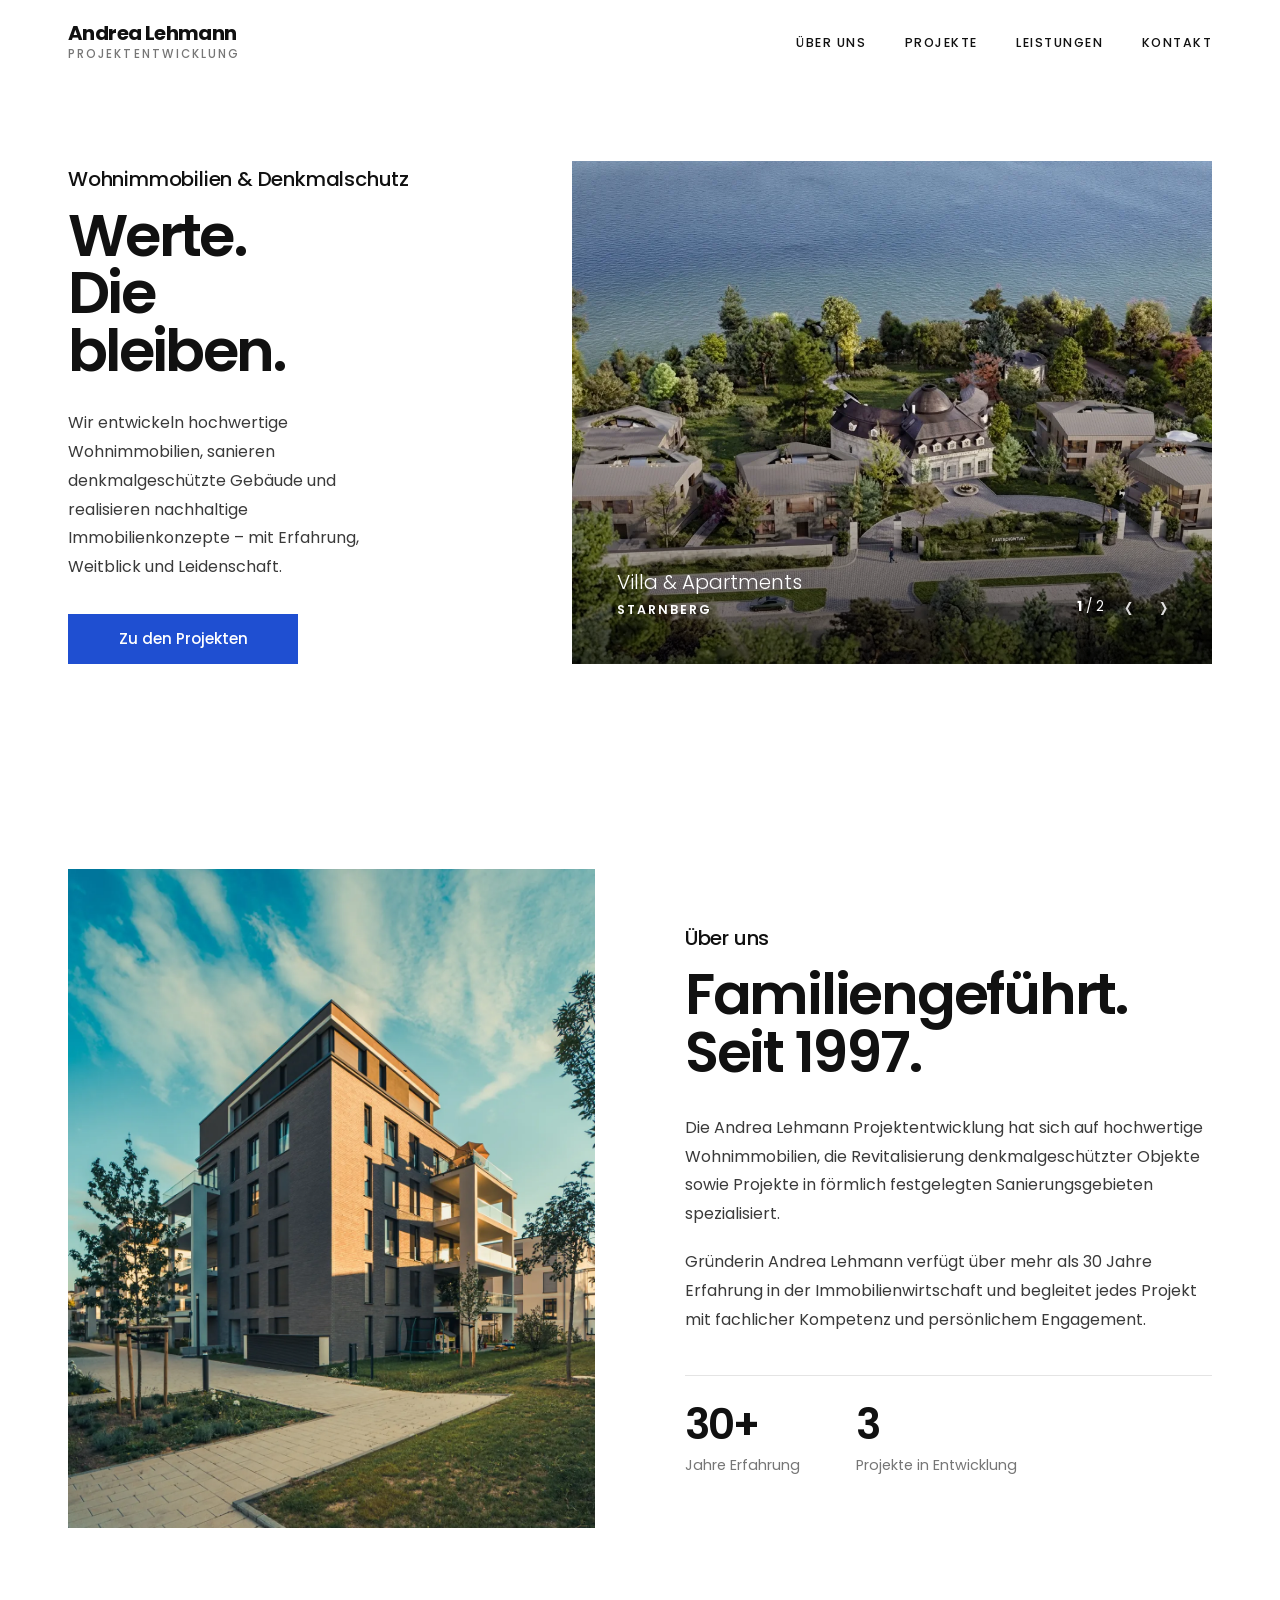
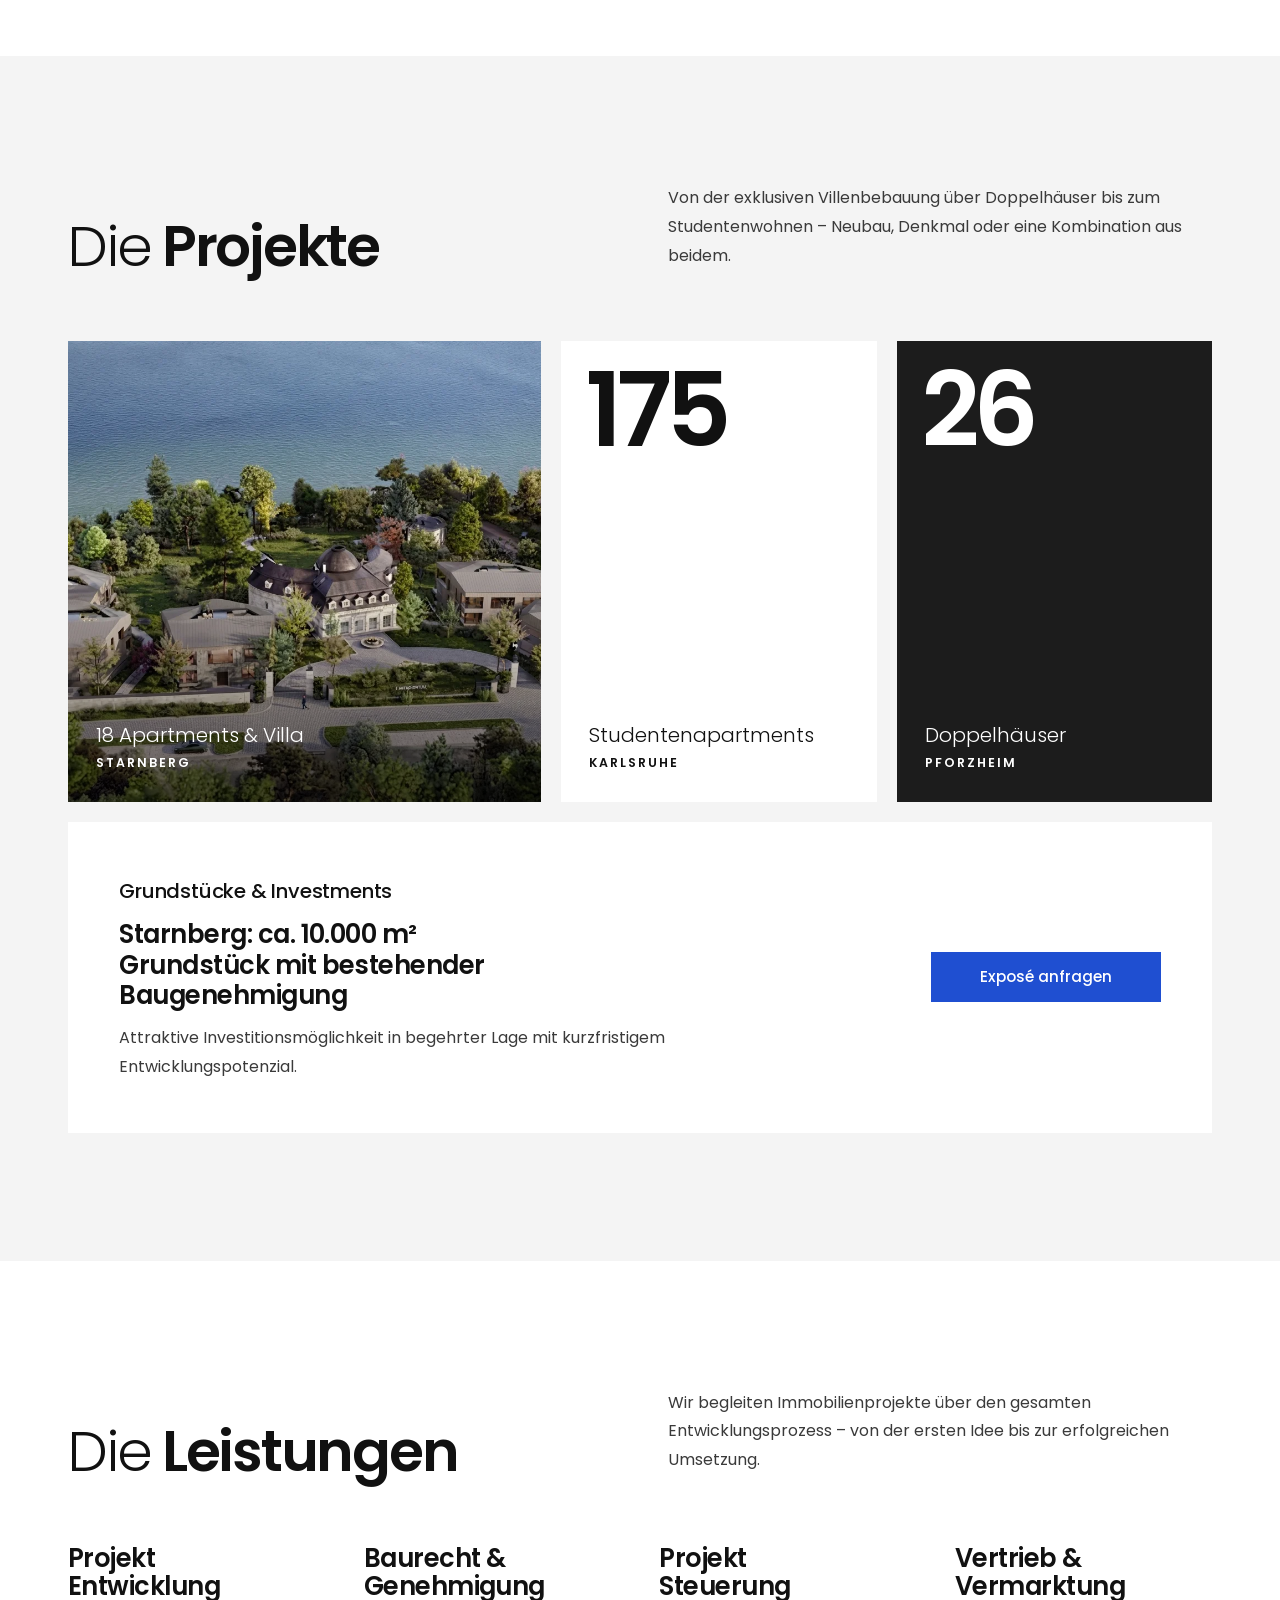
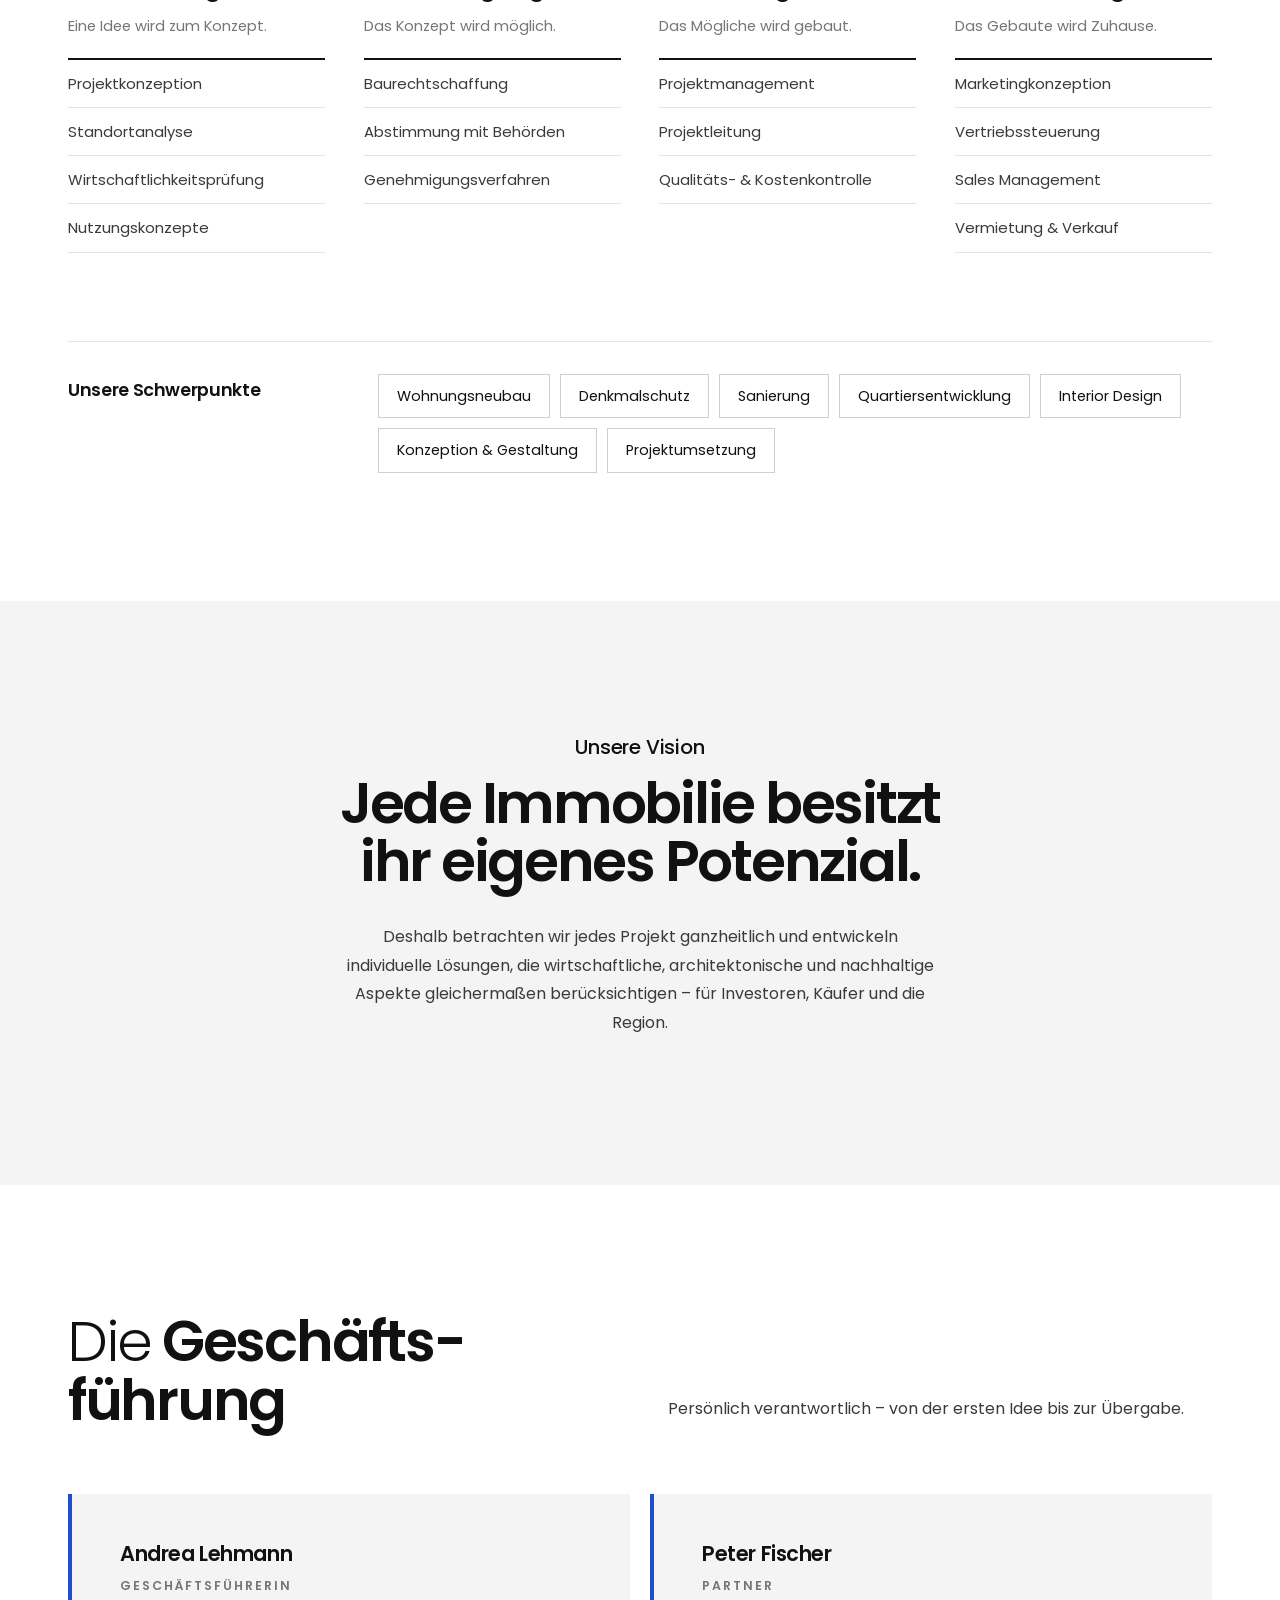
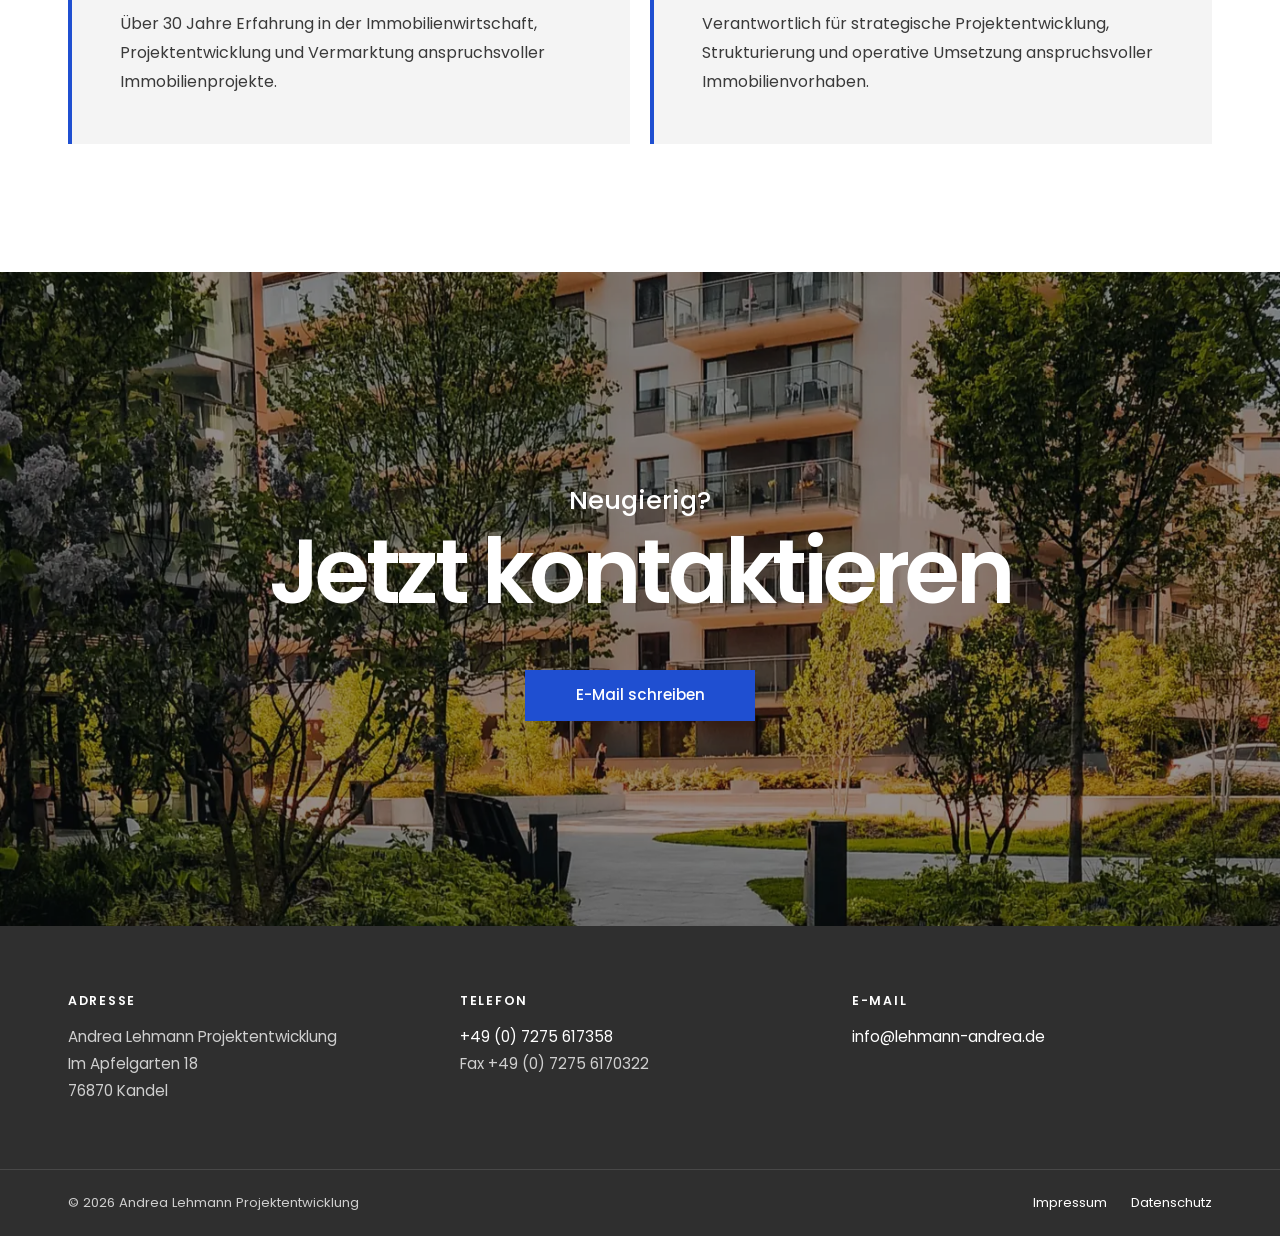
<file: index.html>
<!DOCTYPE html>
<html lang="de">
<head>
  <meta charset="utf-8">
  <meta name="viewport" content="width=device-width, initial-scale=1">
  <title>Andrea Lehmann Projektentwicklung – Wohnimmobilien, Denkmalschutz &amp; Sanierung</title>
  <meta name="description" content="Andrea Lehmann Projektentwicklung aus Kandel: hochwertige Wohnimmobilien, denkmalgerechte Sanierung und nachhaltige Immobilienkonzepte – von der Idee bis zur Umsetzung.">
  <link rel="canonical" href="https://www.lehmann-andrea.de/">
  <meta property="og:type" content="website">
  <meta property="og:locale" content="de_DE">
  <meta property="og:site_name" content="Andrea Lehmann Projektentwicklung">
  <meta property="og:title" content="Andrea Lehmann Projektentwicklung – Werte, die bleiben.">
  <meta property="og:description" content="Hochwertige Wohnimmobilien, denkmalgerechte Sanierung und nachhaltige Immobilienkonzepte.">
  <meta property="og:url" content="https://www.lehmann-andrea.de/">
  <meta property="og:image" content="https://www.lehmann-andrea.de/assets/img/og-image.jpg">
  <meta name="twitter:card" content="summary_large_image">
  <link rel="icon" href="assets/img/favicon.svg" type="image/svg+xml">
  <link rel="stylesheet" href="assets/css/style.css">
  <script>document.documentElement.classList.add('js')</script>
  <script type="application/ld+json">
  {
    "@context": "https://schema.org",
    "@type": "RealEstateAgent",
    "name": "Andrea Lehmann Projektentwicklung",
    "url": "https://www.lehmann-andrea.de/",
    "image": "https://www.lehmann-andrea.de/assets/img/og-image.jpg",
    "telephone": "+49 7275 617358",
    "faxNumber": "+49 7275 6170322",
    "email": "info@lehmann-andrea.de",
    "foundingDate": "1997",
    "address": {"@type": "PostalAddress","streetAddress": "Im Apfelgarten 18","postalCode": "76870","addressLocality": "Kandel","addressCountry": "DE"}
  }
  </script>
</head>
<body>
  <a class="skip" href="#inhalt">Zum Inhalt springen</a>

  <header class="site-header">
    <div class="wrap">
      <a class="logo" href="./" aria-label="Andrea Lehmann Projektentwicklung – Startseite"><strong>Andrea Lehmann</strong><span>Projektentwicklung</span></a>
      <button class="nav-toggle" type="button" aria-label="Menü öffnen" aria-expanded="false" aria-controls="nav"><span></span><span></span><span></span></button>
      <nav class="nav" id="nav" aria-label="Hauptnavigation">
        <ul>
          <li><a href="#ueber-uns">Über uns</a></li>
          <li><a href="#projekte">Projekte</a></li>
          <li><a href="#leistungen">Leistungen</a></li>
          <li><a href="#kontakt">Kontakt</a></li>
        </ul>
      </nav>
    </div>
  </header>

  <main id="inhalt">

    <!-- Einstieg -->
    <section class="intro" id="start">
      <div class="intro-text" data-reveal>
        <p class="sub">Wohnimmobilien &amp; Denkmalschutz</p>
        <h1 class="display">Werte.<br>Die<br>bleiben.</h1>
        <p>Wir entwickeln hochwertige Wohnimmobilien, sanieren denkmalgeschützte Gebäude und realisieren nachhaltige Immobilienkonzepte – mit Erfahrung, Weitblick und Leidenschaft.</p>
        <a class="btn" href="#projekte">Zu den Projekten</a>
      </div>
      <div class="slider" data-slider>
        <div class="slide is-active">
          <img src="assets/img/starnberg-luftbild.webp" alt="Visualisierung Starnberg: Villa und Apartmenthäuser am See" fetchpriority="high" width="1265" height="832">
          <div class="cap"><span class="cap-title">Villa &amp; Apartments</span><span class="cap-city">Starnberg</span></div>
        </div>
        <div class="slide">
          <img src="assets/img/starnberg-spa.webp" alt="Visualisierung Starnberg: Wellnessbereich" loading="lazy">
          <div class="cap"><span class="cap-title">Wellness &amp; Spa</span><span class="cap-city">Starnberg</span></div>
        </div>
        <div class="slider-nav">
          <span class="count"><b>1</b> / 2</span>
          <button type="button" class="prev" aria-label="Vorheriges Bild">&#8249;</button>
          <button type="button" class="next" aria-label="Nächstes Bild">&#8250;</button>
        </div>
      </div>
    </section>

    <!-- Über uns -->
    <section class="section" id="ueber-uns">
      <div class="wrap split">
        <div class="img" data-reveal><img src="assets/img/wohnhaus.webp" alt="Modernes Mehrfamilienhaus" loading="lazy"></div>
        <div data-reveal>
          <p class="sub">Über uns</p>
          <h2 class="h2">Familien&shy;geführt.<br>Seit 1997.</h2>
          <p>Die Andrea Lehmann Projektentwicklung hat sich auf hochwertige Wohnimmobilien, die Revitalisierung denkmalgeschützter Objekte sowie Projekte in förmlich festgelegten Sanierungsgebieten spezialisiert.</p>
          <p>Gründerin Andrea Lehmann verfügt über mehr als 30 Jahre Erfahrung in der Immobilienwirtschaft und begleitet jedes Projekt mit fachlicher Kompetenz und persönlichem Engagement.</p>
          <div class="facts">
            <div><strong>30+</strong><span>Jahre Erfahrung</span></div>
            <div><strong>3</strong><span>Projekte in Entwicklung</span></div>
          </div>
        </div>
      </div>
    </section>

    <!-- Projekte -->
    <section class="section grey" id="projekte">
      <div class="wrap">
        <div class="head" data-reveal>
          <h2 class="h2"><span class="light">Die</span> Projekte</h2>
          <p>Von der exklusiven Villenbebauung über Doppelhäuser bis zum Studentenwohnen – Neubau, Denkmal oder eine Kombination aus beidem.</p>
        </div>
        <div class="tiles">
          <a class="tile tile-img" href="#kontakt" data-reveal>
            <img src="assets/img/starnberg-luftbild.webp" alt="Visualisierung Starnberg" loading="lazy">
            <span class="cap"><span class="cap-title">18 Apartments &amp; Villa</span><span class="cap-city">Starnberg</span></span>
          </a>
          <a class="tile tile-light" href="#kontakt" data-reveal>
            <span class="tile-num">175</span>
            <span class="cap"><span class="cap-title">Studentenapartments</span><span class="cap-city">Karlsruhe</span></span>
          </a>
          <a class="tile tile-dark" href="#kontakt" data-reveal>
            <span class="tile-num">26</span>
            <span class="cap"><span class="cap-title">Doppelhäuser</span><span class="cap-city">Pforzheim</span></span>
          </a>
        </div>
        <div class="invest" data-reveal>
          <div>
            <p class="sub">Grundstücke &amp; Investments</p>
            <h3>Starnberg: ca. 10.000 m² Grundstück mit bestehender Baugenehmigung</h3>
            <p>Attraktive Investitionsmöglichkeit in begehrter Lage mit kurzfristigem Entwicklungspotenzial.</p>
          </div>
          <a class="btn" href="#kontakt">Exposé anfragen</a>
        </div>
      </div>
    </section>

    <!-- Leistungen -->
    <section class="section" id="leistungen">
      <div class="wrap">
        <div class="head" data-reveal>
          <h2 class="h2"><span class="light">Die</span> Leistungen</h2>
          <p>Wir begleiten Immobilienprojekte über den gesamten Entwicklungsprozess – von der ersten Idee bis zur erfolgreichen Umsetzung.</p>
        </div>
        <div class="comp">
          <div data-reveal><h3>Projekt<br>Entwicklung</h3><p class="claim">Eine Idee wird zum Konzept.</p><ul><li>Projektkonzeption</li><li>Standortanalyse</li><li>Wirtschaftlichkeitsprüfung</li><li>Nutzungskonzepte</li></ul></div>
          <div data-reveal><h3>Baurecht &amp;<br>Genehmigung</h3><p class="claim">Das Konzept wird möglich.</p><ul><li>Baurechtschaffung</li><li>Abstimmung mit Behörden</li><li>Genehmigungsverfahren</li></ul></div>
          <div data-reveal><h3>Projekt<br>Steuerung</h3><p class="claim">Das Mögliche wird gebaut.</p><ul><li>Projektmanagement</li><li>Projektleitung</li><li>Qualitäts- &amp; Kostenkontrolle</li></ul></div>
          <div data-reveal><h3>Vertrieb &amp;<br>Vermarktung</h3><p class="claim">Das Gebaute wird Zuhause.</p><ul><li>Marketingkonzeption</li><li>Vertriebssteuerung</li><li>Sales Management</li><li>Vermietung &amp; Verkauf</li></ul></div>
        </div>
        <div class="fields" data-reveal>
          <h3>Unsere Schwerpunkte</h3>
          <ul>
            <li>Wohnungsneubau</li><li>Denkmalschutz</li><li>Sanierung</li><li>Quartiersentwicklung</li><li>Interior Design</li><li>Konzeption &amp; Gestaltung</li><li>Projektumsetzung</li>
          </ul>
        </div>
      </div>
    </section>

    <!-- Vision -->
    <section class="section grey" id="vision">
      <div class="wrap center" data-reveal>
        <p class="sub">Unsere Vision</p>
        <h2 class="h2">Jede Immobilie besitzt<br>ihr eigenes Potenzial.</h2>
        <p>Deshalb betrachten wir jedes Projekt ganzheitlich und entwickeln individuelle Lösungen, die wirtschaftliche, architektonische und nachhaltige Aspekte gleichermaßen berücksichtigen – für Investoren, Käufer und die Region.</p>
      </div>
    </section>

    <!-- Geschäftsführung -->
    <section class="section" id="team">
      <div class="wrap">
        <div class="head" data-reveal>
          <h2 class="h2"><span class="light">Die</span> Geschäfts&shy;führung</h2>
          <p>Persönlich verantwortlich – von der ersten Idee bis zur Übergabe.</p>
        </div>
        <div class="cards">
          <div data-reveal><h3>Andrea Lehmann</h3><p class="meta">Geschäftsführerin</p><p>Über 30 Jahre Erfahrung in der Immobilienwirtschaft, Projektentwicklung und Vermarktung anspruchsvoller Immobilienprojekte.</p></div>
          <div data-reveal><h3>Peter Fischer</h3><p class="meta">Partner</p><p>Verantwortlich für strategische Projektentwicklung, Strukturierung und operative Umsetzung anspruchsvoller Immobilienvorhaben.</p></div>
        </div>
      </div>
    </section>

    <!-- Kontakt -->
    <section class="cta" id="kontakt">
      <img class="cta-img" src="assets/img/quartier.webp" alt="" loading="lazy">
      <div class="wrap center" data-reveal>
        <p class="cta-sub">Neugierig?</p>
        <h2 class="cta-title">Jetzt kontaktieren</h2>
        <a class="btn" href="mailto:info@lehmann-andrea.de">E-Mail schreiben</a>
      </div>
    </section>

  </main>

  <footer class="site-footer">
    <div class="wrap footer-grid">
      <div><h4>Adresse</h4><p>Andrea Lehmann Projektentwicklung<br>Im Apfelgarten 18<br>76870 Kandel</p></div>
      <div><h4>Telefon</h4><p><a href="tel:+497275617358">+49 (0) 7275 617358</a><br>Fax +49 (0) 7275 6170322</p></div>
      <div><h4>E-Mail</h4><p><a href="mailto:info@lehmann-andrea.de">info@lehmann-andrea.de</a></p></div>
    </div>
    <div class="footer-bottom">
      <div class="wrap">
        <span>© <span data-year>2026</span> Andrea Lehmann Projektentwicklung</span>
        <nav aria-label="Rechtliches"><a href="impressum.html">Impressum</a><a href="datenschutz.html">Datenschutz</a></nav>
      </div>
    </div>
  </footer>

  <script src="assets/js/main.js" defer></script>
</body>
</html>
</file>
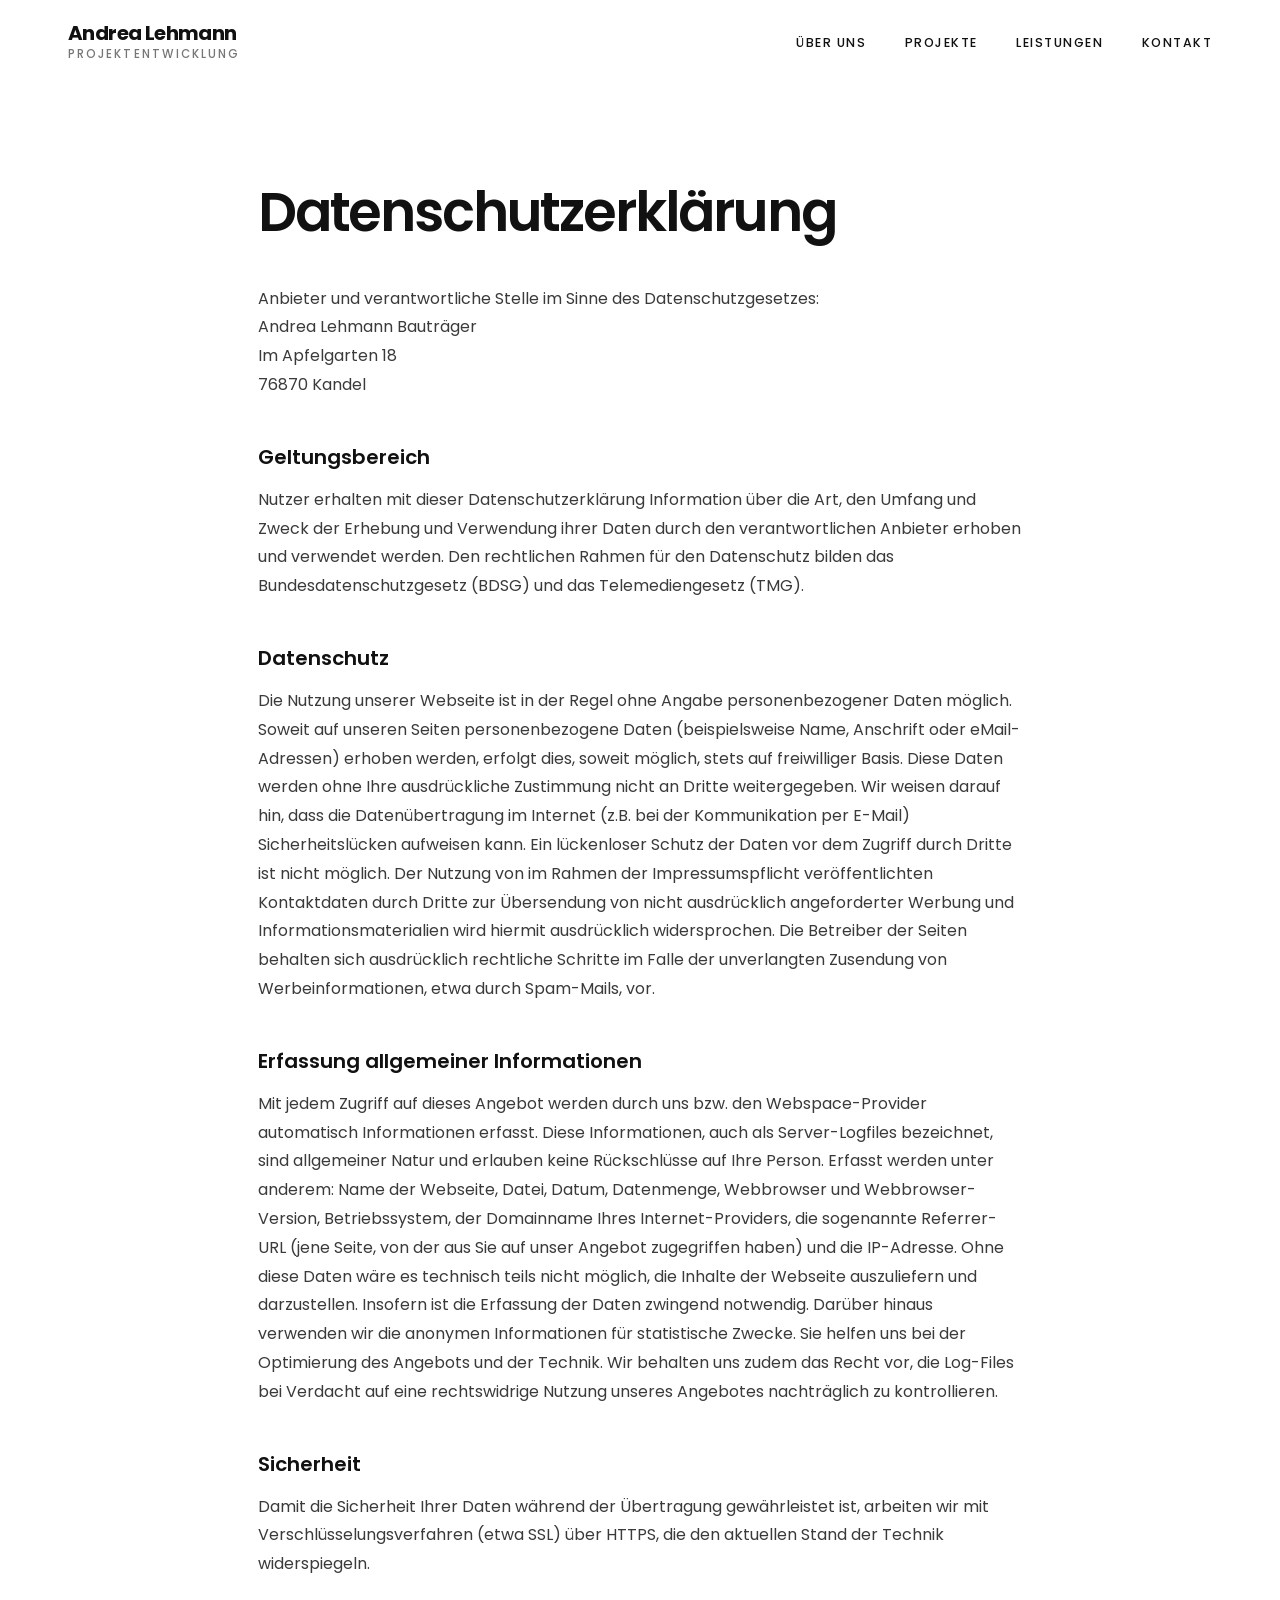
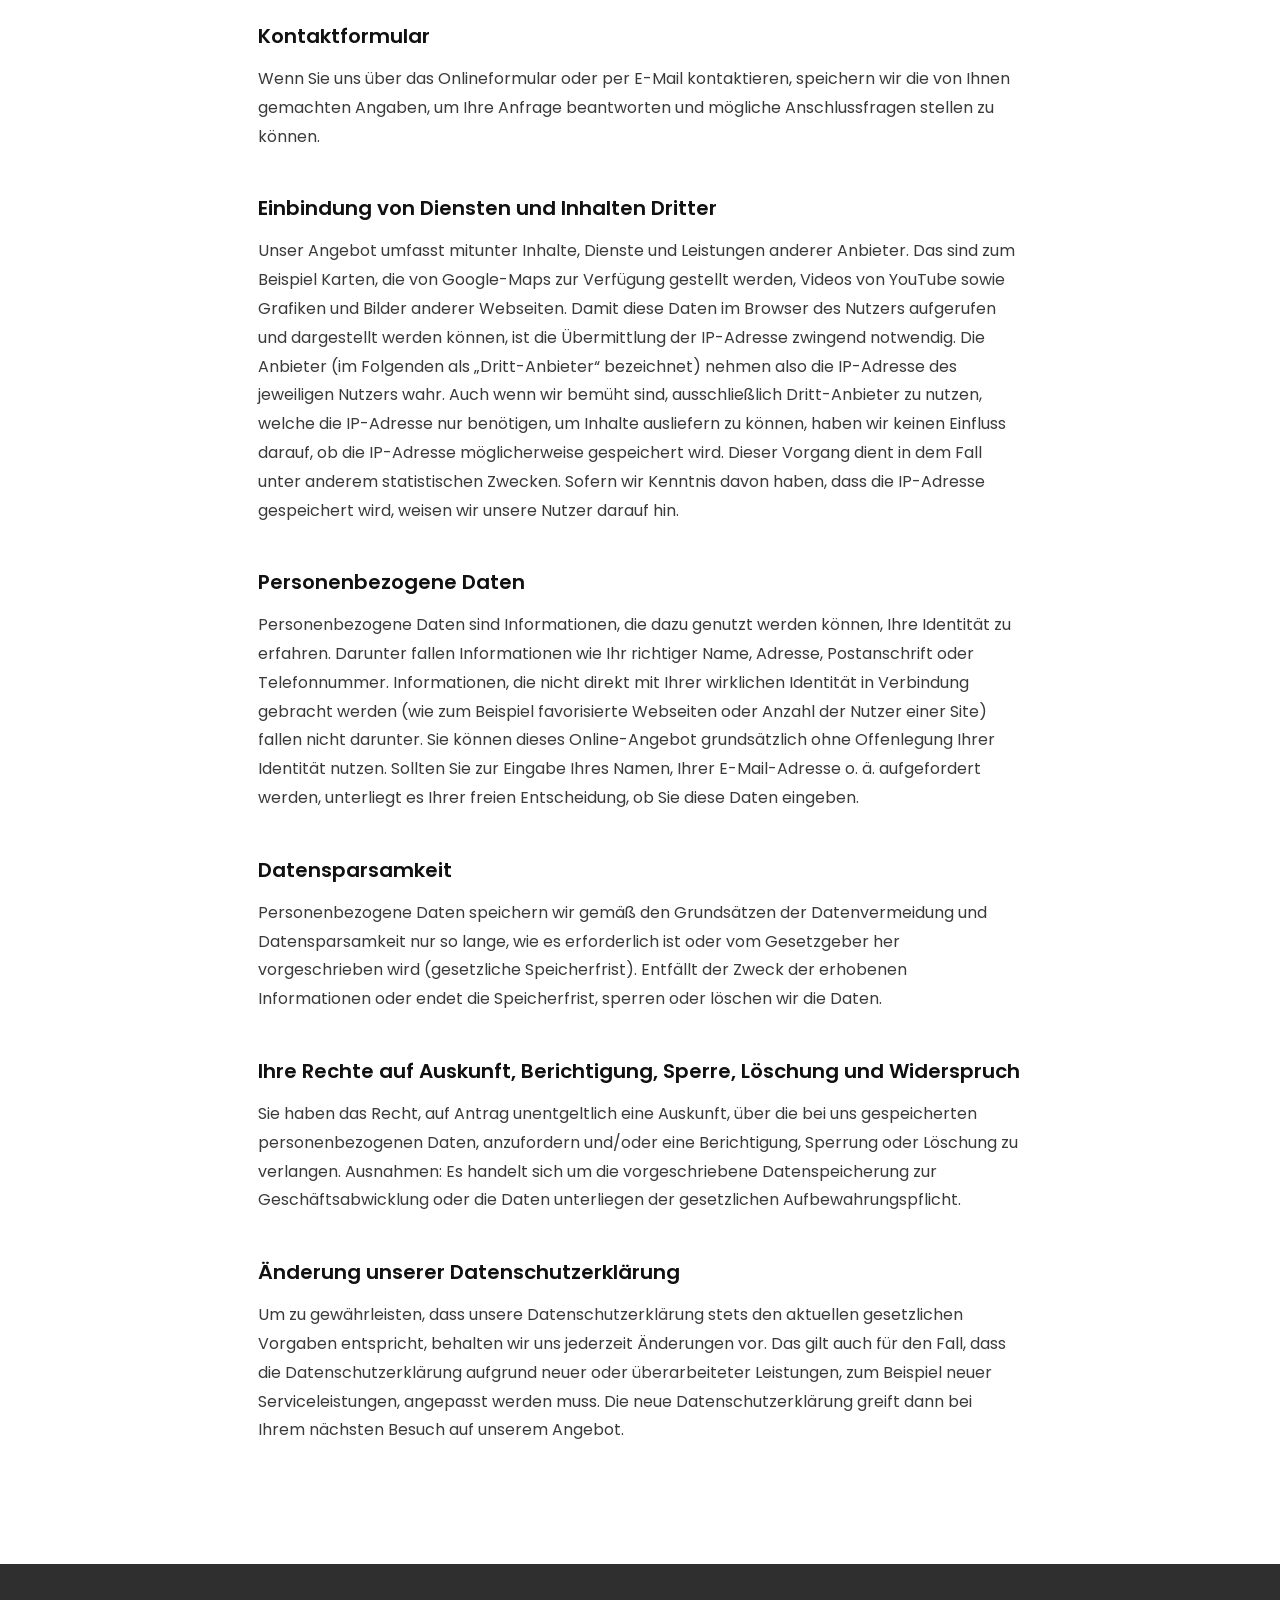
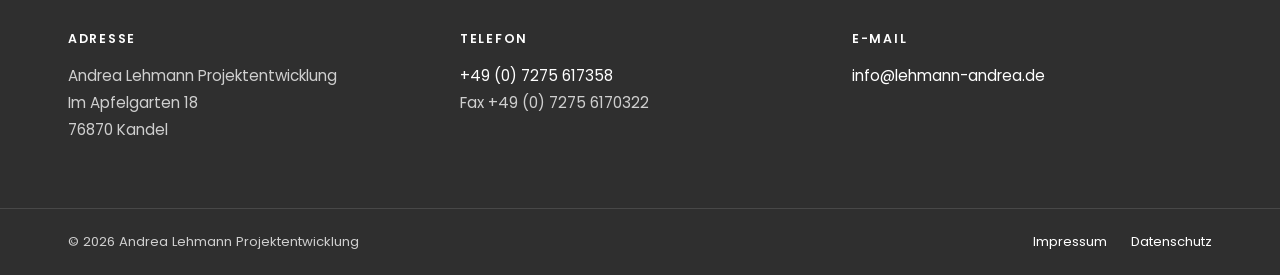
<file: datenschutz.html>
<!DOCTYPE html>
<html lang="de">
<head>
  <meta charset="utf-8">
  <meta name="viewport" content="width=device-width, initial-scale=1">
  <title>Datenschutz – Andrea Lehmann Projektentwicklung</title>
  <meta name="description" content="Datenschutzerklärung der Andrea Lehmann Projektentwicklung.">
  <meta name="robots" content="noindex, follow">
  <meta property="og:type" content="website">
  <meta property="og:locale" content="de_DE">
  <meta property="og:site_name" content="Andrea Lehmann Projektentwicklung">
  <meta property="og:title" content="Andrea Lehmann Projektentwicklung – Werte, die bleiben.">
  <meta property="og:description" content="Hochwertige Wohnimmobilien, denkmalgerechte Sanierung und nachhaltige Immobilienkonzepte.">
  <meta property="og:url" content="https://www.lehmann-andrea.de/">
  <meta property="og:image" content="https://www.lehmann-andrea.de/assets/img/og-image.jpg">
  <meta name="twitter:card" content="summary_large_image">
  <link rel="icon" href="assets/img/favicon.svg" type="image/svg+xml">
  <link rel="stylesheet" href="assets/css/style.css">
  <script>document.documentElement.classList.add('js')</script>
  </head>
<body>
  <a class="skip" href="./#inhalt">Zum Inhalt springen</a>

  <header class="site-header">
    <div class="wrap">
      <a class="logo" href="./" aria-label="Andrea Lehmann Projektentwicklung – Startseite"><strong>Andrea Lehmann</strong><span>Projektentwicklung</span></a>
      <button class="nav-toggle" type="button" aria-label="Menü öffnen" aria-expanded="false" aria-controls="nav"><span></span><span></span><span></span></button>
      <nav class="nav" id="nav" aria-label="Hauptnavigation">
        <ul>
          <li><a href="./#ueber-uns">Über uns</a></li>
          <li><a href="./#projekte">Projekte</a></li>
          <li><a href="./#leistungen">Leistungen</a></li>
          <li><a href="./#kontakt">Kontakt</a></li>
        </ul>
      </nav>
    </div>
  </header>

  <main id="inhalt" class="legal">
    <div class="wrap">
      <h1>Datenschutz&shy;erklärung</h1>

      <p>Anbieter und verantwortliche Stelle im Sinne des Datenschutzgesetzes:<br>
      Andrea Lehmann Bauträger<br>
      Im Apfelgarten 18<br>
      76870 Kandel</p>

      <h2>Geltungsbereich</h2>
      <p>Nutzer erhalten mit dieser Datenschutzerklärung Information über die Art, den Umfang und Zweck der Erhebung und Verwendung ihrer Daten durch den verantwortlichen Anbieter erhoben und verwendet werden. Den rechtlichen Rahmen für den Datenschutz bilden das Bundesdatenschutzgesetz (BDSG) und das Telemediengesetz (TMG).</p>

      <h2>Datenschutz</h2>
      <p>Die Nutzung unserer Webseite ist in der Regel ohne Angabe personenbezogener Daten möglich. Soweit auf unseren Seiten personenbezogene Daten (beispielsweise Name, Anschrift oder eMail-Adressen) erhoben werden, erfolgt dies, soweit möglich, stets auf freiwilliger Basis. Diese Daten werden ohne Ihre ausdrückliche Zustimmung nicht an Dritte weitergegeben. Wir weisen darauf hin, dass die Datenübertragung im Internet (z.B. bei der Kommunikation per E-Mail) Sicherheitslücken aufweisen kann. Ein lückenloser Schutz der Daten vor dem Zugriff durch Dritte ist nicht möglich. Der Nutzung von im Rahmen der Impressumspflicht veröffentlichten Kontaktdaten durch Dritte zur Übersendung von nicht ausdrücklich angeforderter Werbung und Informationsmaterialien wird hiermit ausdrücklich widersprochen. Die Betreiber der Seiten behalten sich ausdrücklich rechtliche Schritte im Falle der unverlangten Zusendung von Werbeinformationen, etwa durch Spam-Mails, vor.</p>

      <h2>Erfassung allgemeiner Informationen</h2>
      <p>Mit jedem Zugriff auf dieses Angebot werden durch uns bzw. den Webspace-Provider automatisch Informationen erfasst. Diese Informationen, auch als Server-Logfiles bezeichnet, sind allgemeiner Natur und erlauben keine Rückschlüsse auf Ihre Person. Erfasst werden unter anderem: Name der Webseite, Datei, Datum, Datenmenge, Webbrowser und Webbrowser-Version, Betriebssystem, der Domainname Ihres Internet-Providers, die sogenannte Referrer-URL (jene Seite, von der aus Sie auf unser Angebot zugegriffen haben) und die IP-Adresse. Ohne diese Daten wäre es technisch teils nicht möglich, die Inhalte der Webseite auszuliefern und darzustellen. Insofern ist die Erfassung der Daten zwingend notwendig. Darüber hinaus verwenden wir die anonymen Informationen für statistische Zwecke. Sie helfen uns bei der Optimierung des Angebots und der Technik. Wir behalten uns zudem das Recht vor, die Log-Files bei Verdacht auf eine rechtswidrige Nutzung unseres Angebotes nachträglich zu kontrollieren.</p>

      <h2>Sicherheit</h2>
      <p>Damit die Sicherheit Ihrer Daten während der Übertragung gewährleistet ist, arbeiten wir mit Verschlüsselungsverfahren (etwa SSL) über HTTPS, die den aktuellen Stand der Technik widerspiegeln.</p>

      <h2>Kontaktformular</h2>
      <p>Wenn Sie uns über das Onlineformular oder per E-Mail kontaktieren, speichern wir die von Ihnen gemachten Angaben, um Ihre Anfrage beantworten und mögliche Anschlussfragen stellen zu können.</p>

      <h2>Einbindung von Diensten und Inhalten Dritter</h2>
      <p>Unser Angebot umfasst mitunter Inhalte, Dienste und Leistungen anderer Anbieter. Das sind zum Beispiel Karten, die von Google-Maps zur Verfügung gestellt werden, Videos von YouTube sowie Grafiken und Bilder anderer Webseiten. Damit diese Daten im Browser des Nutzers aufgerufen und dargestellt werden können, ist die Übermittlung der IP-Adresse zwingend notwendig. Die Anbieter (im Folgenden als „Dritt-Anbieter“ bezeichnet) nehmen also die IP-Adresse des jeweiligen Nutzers wahr. Auch wenn wir bemüht sind, ausschließlich Dritt-Anbieter zu nutzen, welche die IP-Adresse nur benötigen, um Inhalte ausliefern zu können, haben wir keinen Einfluss darauf, ob die IP-Adresse möglicherweise gespeichert wird. Dieser Vorgang dient in dem Fall unter anderem statistischen Zwecken. Sofern wir Kenntnis davon haben, dass die IP-Adresse gespeichert wird, weisen wir unsere Nutzer darauf hin.</p>

      <h2>Personenbezogene Daten</h2>
      <p>Personenbezogene Daten sind Informationen, die dazu genutzt werden können, Ihre Identität zu erfahren. Darunter fallen Informationen wie Ihr richtiger Name, Adresse, Postanschrift oder Telefonnummer. Informationen, die nicht direkt mit Ihrer wirklichen Identität in Verbindung gebracht werden (wie zum Beispiel favorisierte Webseiten oder Anzahl der Nutzer einer Site) fallen nicht darunter. Sie können dieses Online-Angebot grundsätzlich ohne Offenlegung Ihrer Identität nutzen. Sollten Sie zur Eingabe Ihres Namen, Ihrer E-Mail-Adresse o.&nbsp;ä. aufgefordert werden, unterliegt es Ihrer freien Entscheidung, ob Sie diese Daten eingeben.</p>

      <h2>Datensparsamkeit</h2>
      <p>Personenbezogene Daten speichern wir gemäß den Grundsätzen der Datenvermeidung und Datensparsamkeit nur so lange, wie es erforderlich ist oder vom Gesetzgeber her vorgeschrieben wird (gesetzliche Speicherfrist). Entfällt der Zweck der erhobenen Informationen oder endet die Speicherfrist, sperren oder löschen wir die Daten.</p>

      <h2>Ihre Rechte auf Auskunft, Berichtigung, Sperre, Löschung und Widerspruch</h2>
      <p>Sie haben das Recht, auf Antrag unentgeltlich eine Auskunft, über die bei uns gespeicherten personenbezogenen Daten, anzufordern und/oder eine Berichtigung, Sperrung oder Löschung zu verlangen. Ausnahmen: Es handelt sich um die vorgeschriebene Datenspeicherung zur Geschäftsabwicklung oder die Daten unterliegen der gesetzlichen Aufbewahrungspflicht.</p>

      <h2>Änderung unserer Datenschutzerklärung</h2>
      <p>Um zu gewährleisten, dass unsere Datenschutzerklärung stets den aktuellen gesetzlichen Vorgaben entspricht, behalten wir uns jederzeit Änderungen vor. Das gilt auch für den Fall, dass die Datenschutzerklärung aufgrund neuer oder überarbeiteter Leistungen, zum Beispiel neuer Serviceleistungen, angepasst werden muss. Die neue Datenschutzerklärung greift dann bei Ihrem nächsten Besuch auf unserem Angebot.</p>
    </div>
  </main>

  <footer class="site-footer">
    <div class="wrap footer-grid">
      <div><h4>Adresse</h4><p>Andrea Lehmann Projektentwicklung<br>Im Apfelgarten 18<br>76870 Kandel</p></div>
      <div><h4>Telefon</h4><p><a href="tel:+497275617358">+49 (0) 7275 617358</a><br>Fax +49 (0) 7275 6170322</p></div>
      <div><h4>E-Mail</h4><p><a href="mailto:info@lehmann-andrea.de">info@lehmann-andrea.de</a></p></div>
    </div>
    <div class="footer-bottom">
      <div class="wrap">
        <span>© <span data-year>2026</span> Andrea Lehmann Projektentwicklung</span>
        <nav aria-label="Rechtliches"><a href="impressum.html">Impressum</a><a href="datenschutz.html">Datenschutz</a></nav>
      </div>
    </div>
  </footer>

  <script src="assets/js/main.js" defer></script>
</body>
</html>
</file>
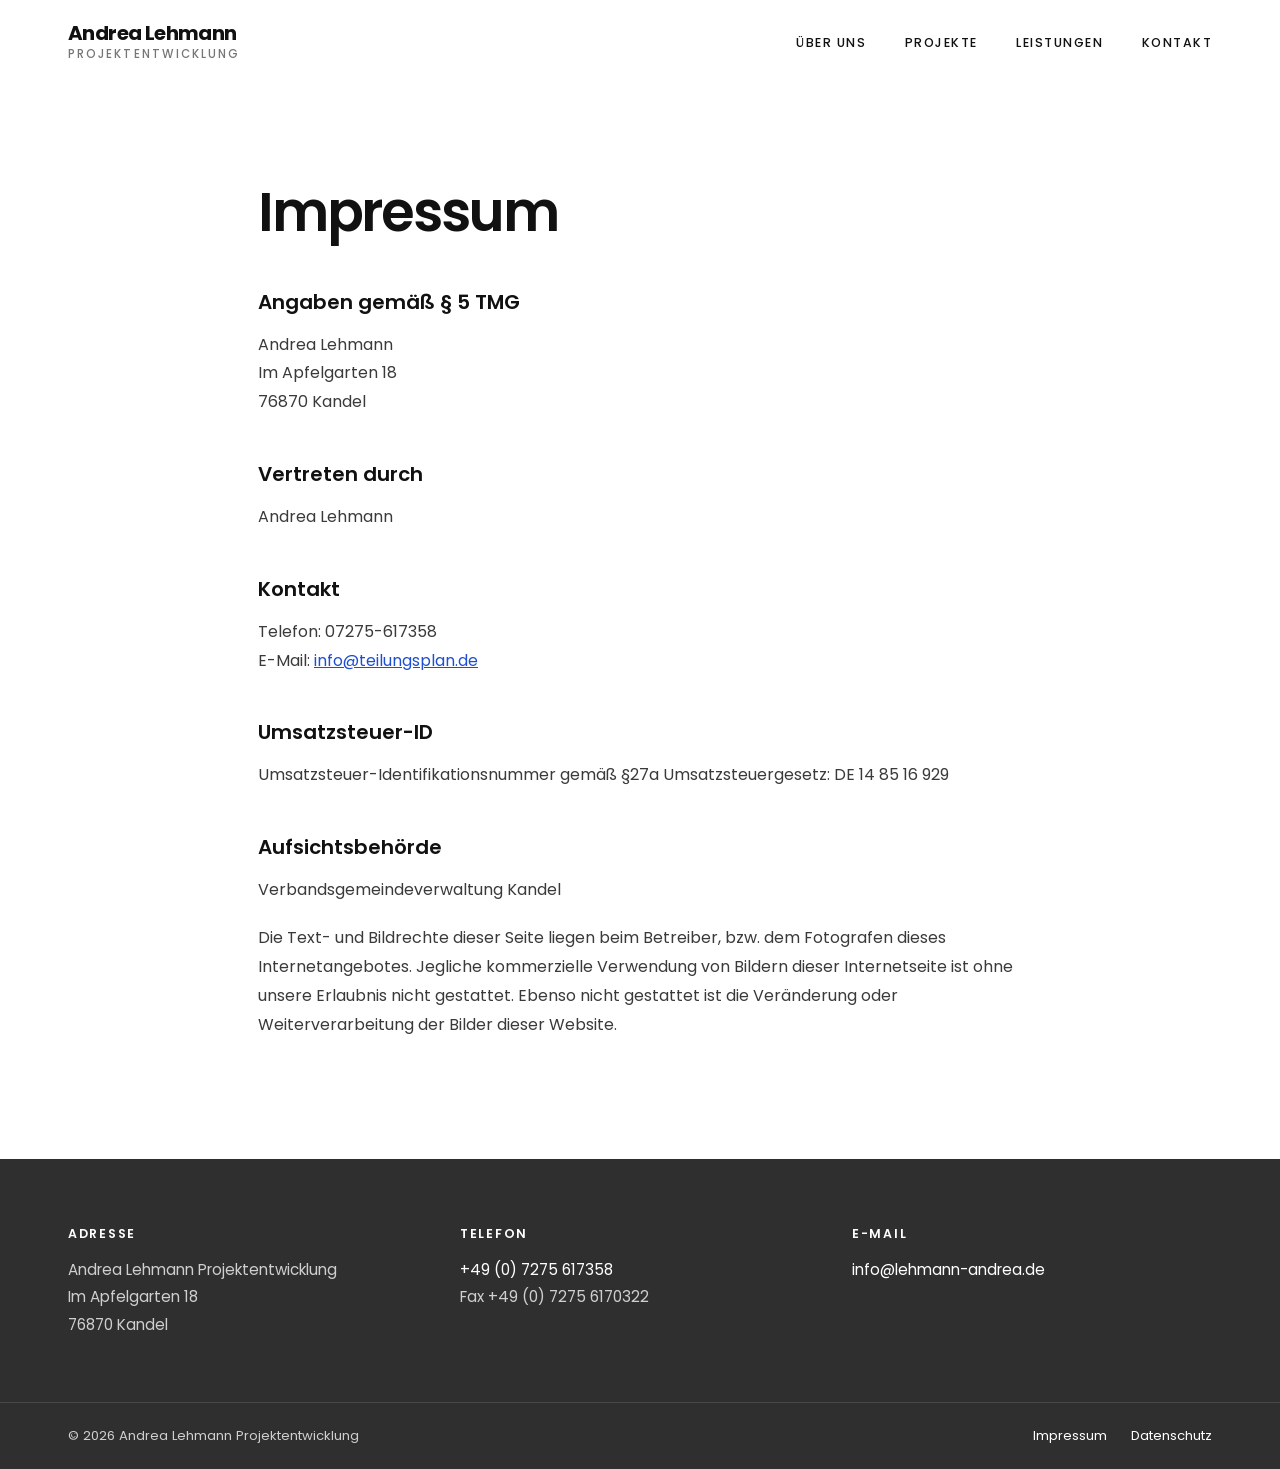
<file: impressum.html>
<!DOCTYPE html>
<html lang="de">
<head>
  <meta charset="utf-8">
  <meta name="viewport" content="width=device-width, initial-scale=1">
  <title>Impressum – Andrea Lehmann Projektentwicklung</title>
  <meta name="description" content="Impressum der Andrea Lehmann Projektentwicklung, Kandel.">
  <meta name="robots" content="noindex, follow">
  <meta property="og:type" content="website">
  <meta property="og:locale" content="de_DE">
  <meta property="og:site_name" content="Andrea Lehmann Projektentwicklung">
  <meta property="og:title" content="Andrea Lehmann Projektentwicklung – Werte, die bleiben.">
  <meta property="og:description" content="Hochwertige Wohnimmobilien, denkmalgerechte Sanierung und nachhaltige Immobilienkonzepte.">
  <meta property="og:url" content="https://www.lehmann-andrea.de/">
  <meta property="og:image" content="https://www.lehmann-andrea.de/assets/img/og-image.jpg">
  <meta name="twitter:card" content="summary_large_image">
  <link rel="icon" href="assets/img/favicon.svg" type="image/svg+xml">
  <link rel="stylesheet" href="assets/css/style.css">
  <script>document.documentElement.classList.add('js')</script>
  </head>
<body>
  <a class="skip" href="./#inhalt">Zum Inhalt springen</a>

  <header class="site-header">
    <div class="wrap">
      <a class="logo" href="./" aria-label="Andrea Lehmann Projektentwicklung – Startseite"><strong>Andrea Lehmann</strong><span>Projektentwicklung</span></a>
      <button class="nav-toggle" type="button" aria-label="Menü öffnen" aria-expanded="false" aria-controls="nav"><span></span><span></span><span></span></button>
      <nav class="nav" id="nav" aria-label="Hauptnavigation">
        <ul>
          <li><a href="./#ueber-uns">Über uns</a></li>
          <li><a href="./#projekte">Projekte</a></li>
          <li><a href="./#leistungen">Leistungen</a></li>
          <li><a href="./#kontakt">Kontakt</a></li>
        </ul>
      </nav>
    </div>
  </header>

  <main id="inhalt" class="legal">
    <div class="wrap">
      <h1>Impressum</h1>

      <h2>Angaben gemäß § 5 TMG</h2>
      <p>Andrea Lehmann<br>
      Im Apfelgarten 18<br>
      76870 Kandel</p>

      <h2>Vertreten durch</h2>
      <p>Andrea Lehmann</p>

      <h2>Kontakt</h2>
      <p>Telefon: 07275-617358<br>
      E-Mail: <a href="mailto:info@teilungsplan.de">info@teilungsplan.de</a></p>

      <h2>Umsatzsteuer-ID</h2>
      <p>Umsatzsteuer-Identifikationsnummer gemäß §27a Umsatzsteuergesetz: DE 14 85 16 929</p>

      <h2>Aufsichtsbehörde</h2>
      <p>Verbandsgemeindeverwaltung Kandel</p>

      <p>Die Text- und Bildrechte dieser Seite liegen beim Betreiber, bzw. dem Fotografen dieses Internetangebotes. Jegliche kommerzielle Verwendung von Bildern dieser Internetseite ist ohne unsere Erlaubnis nicht gestattet. Ebenso nicht gestattet ist die Veränderung oder Weiterverarbeitung der Bilder dieser Website.</p>
    </div>
  </main>

  <footer class="site-footer">
    <div class="wrap footer-grid">
      <div><h4>Adresse</h4><p>Andrea Lehmann Projektentwicklung<br>Im Apfelgarten 18<br>76870 Kandel</p></div>
      <div><h4>Telefon</h4><p><a href="tel:+497275617358">+49 (0) 7275 617358</a><br>Fax +49 (0) 7275 6170322</p></div>
      <div><h4>E-Mail</h4><p><a href="mailto:info@lehmann-andrea.de">info@lehmann-andrea.de</a></p></div>
    </div>
    <div class="footer-bottom">
      <div class="wrap">
        <span>© <span data-year>2026</span> Andrea Lehmann Projektentwicklung</span>
        <nav aria-label="Rechtliches"><a href="impressum.html">Impressum</a><a href="datenschutz.html">Datenschutz</a></nav>
      </div>
    </div>
  </footer>

  <script src="assets/js/main.js" defer></script>
</body>
</html>
</file>
<file: assets/css/style.css>
/* =========================================================
   Andrea Lehmann Projektentwicklung
   ========================================================= */

@font-face{font-family:"Poppins";src:url("../fonts/poppins-latin-300-normal.woff2") format("woff2");font-weight:300;font-display:swap}
@font-face{font-family:"Poppins";src:url("../fonts/poppins-latin-400-normal.woff2") format("woff2");font-weight:400;font-display:swap}
@font-face{font-family:"Poppins";src:url("../fonts/poppins-latin-500-normal.woff2") format("woff2");font-weight:500;font-display:swap}
@font-face{font-family:"Poppins";src:url("../fonts/poppins-latin-600-normal.woff2") format("woff2");font-weight:600;font-display:swap}
@font-face{font-family:"Poppins";src:url("../fonts/poppins-latin-700-normal.woff2") format("woff2");font-weight:700;font-display:swap}

:root{
  --font:"Poppins",system-ui,-apple-system,"Segoe UI",Arial,sans-serif;
  --ink:#111;
  --text:#3a3a3a;
  --muted:#767676;
  --grey:#f4f4f4;
  --line:#e4e4e4;
  --footer:#2f2f2f;
  --accent:#1f4fd1;          /* Akzentfarbe: Kobaltblau */
  --accent-dark:#183fa8;
  --max:1240px;
  --pad:clamp(20px,4vw,48px);
  --header:84px;
  --ease:cubic-bezier(.22,.7,.2,1);
}

/* ---------- Reset ---------- */
*,*::before,*::after{box-sizing:border-box}
html{scroll-behavior:smooth;-webkit-text-size-adjust:100%}
body{margin:0;font-family:var(--font);font-size:16px;line-height:1.7;color:var(--text);background:#fff;-webkit-font-smoothing:antialiased;overflow-x:hidden}
img{display:block;max-width:100%}
a{color:inherit;text-decoration:none}
h1,h2,h3,h4,p,ul,figure{margin:0}
ul{list-style:none;padding:0}
button{font:inherit}
section[id]{scroll-margin-top:var(--header)}
:focus-visible{outline:2px solid var(--accent);outline-offset:3px}
.skip{position:absolute;left:-9999px;top:0;background:#000;color:#fff;padding:10px 16px;z-index:100}
.skip:focus{left:10px;top:10px}

/* ---------- Layout ---------- */
.wrap{max-width:var(--max);margin:0 auto;padding:0 var(--pad)}
.section{padding:clamp(80px,10vw,136px) 0}
.grey{background:var(--grey)}
.center{text-align:center}
.center p{margin-left:auto;margin-right:auto}

/* ---------- Typografie ---------- */
p{font-size:1rem;line-height:1.8;margin-bottom:1.2em;max-width:60ch}
.sub{font-size:1.25rem;font-weight:500;color:var(--ink);letter-spacing:-.01em;margin-bottom:.5em}
.display{font-size:clamp(2.8rem,5.4vw,5.6rem);font-weight:600;line-height:.98;letter-spacing:-.045em;color:var(--ink);margin-bottom:.5em}
.h2{font-size:clamp(2.2rem,4.4vw,3.8rem);font-weight:600;line-height:1.04;letter-spacing:-.04em;color:var(--ink);margin-bottom:.55em}
.light{font-weight:300}
h3{font-size:1.3rem;font-weight:600;line-height:1.2;letter-spacing:-.02em;color:var(--ink);margin-bottom:.5em}
.meta{font-size:.78rem;font-weight:600;letter-spacing:.16em;text-transform:uppercase;color:var(--muted);margin:-.2em 0 1em}

/* ---------- Button ---------- */
.btn{display:inline-block;min-width:230px;padding:16px 34px;background:var(--accent);color:#fff;text-align:center;font-size:.95rem;font-weight:500;line-height:1.2;transition:background .25s}
.btn:hover{background:var(--accent-dark)}

/* ---------- Header ---------- */
.site-header{position:sticky;top:0;z-index:50;background:#fff;height:var(--header);transition:box-shadow .3s}
.site-header.scrolled{box-shadow:0 1px 0 var(--line),0 6px 24px rgba(0,0,0,.05)}
.site-header .wrap{height:100%;display:flex;align-items:center;justify-content:space-between;gap:32px;max-width:none;padding:0 max(var(--pad),calc((100vw - var(--max))/2 + 48px))}
.logo{display:flex;flex-direction:column;line-height:1.05;color:var(--ink)}
.logo strong{font-size:1.25rem;font-weight:700;letter-spacing:-.03em}
.logo span{font-size:.72rem;font-weight:500;letter-spacing:.18em;text-transform:uppercase;color:var(--muted);margin-top:4px}
.nav ul{display:flex;gap:clamp(20px,3vw,40px)}
.nav a{font-size:.78rem;font-weight:500;letter-spacing:.12em;text-transform:uppercase;color:var(--ink);padding:8px 0;position:relative}
.nav a::after{content:"";position:absolute;left:0;right:100%;bottom:2px;height:2px;background:var(--accent);transition:right .3s var(--ease)}
.nav a:hover::after,.nav a.active::after{right:0}
.nav-toggle{display:none;background:none;border:0;padding:10px;margin-right:-10px;cursor:pointer}
.nav-toggle span{display:block;width:26px;height:2px;background:var(--ink);transition:transform .3s,opacity .3s}
.nav-toggle span+span{margin-top:6px}
.nav-open .nav-toggle span:nth-child(1){transform:translateY(8px) rotate(45deg)}
.nav-open .nav-toggle span:nth-child(2){opacity:0}
.nav-open .nav-toggle span:nth-child(3){transform:translateY(-8px) rotate(-45deg)}

/* ---------- 1. Einstieg ---------- */
.intro{padding:clamp(48px,6vw,96px) 0;--gap:clamp(32px,5vw,96px);display:grid;grid-template-columns:minmax(var(--pad),1fr) minmax(0,440px) var(--gap) minmax(0,calc(var(--max) - 2 * var(--pad) - 440px - var(--gap))) minmax(var(--pad),1fr);align-items:stretch}
.intro-text{grid-column:2;min-width:0;align-self:center;padding:0}
.intro-text p:not(.sub){max-width:34ch;margin-bottom:2em}
.intro-text .btn{margin-bottom:0}
.intro .display{font-size:clamp(2.8rem,4.6vw,5.2rem);hyphens:manual;overflow-wrap:normal}
.slider{grid-column:4;align-self:stretch;position:relative;overflow:hidden;background:#222;min-height:0;min-width:0}
.slide{position:absolute;inset:0;opacity:0;transition:opacity 1.1s var(--ease)}
.slide.is-active{opacity:1;z-index:1}
.slide img{width:100%;height:100%;object-fit:cover;transform:scale(1.06);transition:transform 7s linear}
.slide.is-active img{transform:scale(1)}
.slide::after,.tile-img::after{content:"";position:absolute;inset:0;background:linear-gradient(to top,rgba(0,0,0,.58),rgba(0,0,0,0) 48%)}
.cap{position:absolute;z-index:2;left:clamp(24px,3.5vw,48px);bottom:clamp(28px,3.5vw,44px);right:150px;display:flex;flex-direction:column;gap:4px;color:#fff}
.cap-title{font-size:1.25rem;font-weight:300;line-height:1.3}
.cap-city{font-size:.78rem;font-weight:600;letter-spacing:.16em;text-transform:uppercase}
.slider-nav{position:absolute;z-index:3;right:clamp(20px,3vw,40px);bottom:clamp(24px,3.5vw,40px);display:flex;align-items:center;gap:14px;color:#fff}
.count{font-size:.85rem}
.slider-nav button{background:none;border:0;color:#fff;font:300 2.2rem/1 var(--font);cursor:pointer;padding:0 6px;opacity:.85}
.slider-nav button:hover{opacity:1}

/* ---------- Über uns ---------- */
.split{display:grid;grid-template-columns:1fr 1fr;gap:clamp(40px,7vw,110px);align-items:center}
.img{overflow:hidden;aspect-ratio:4/5}
.img img{width:100%;height:100%;object-fit:cover}
.facts{display:flex;gap:56px;margin-top:40px;padding-top:28px;border-top:1px solid var(--line)}
.facts strong{display:block;font-size:2.6rem;font-weight:600;letter-spacing:-.04em;line-height:1;color:var(--ink)}
.facts span{display:block;margin-top:8px;font-size:.9rem;color:var(--muted)}

/* ---------- Sektionskopf ---------- */
.head{display:grid;grid-template-columns:1fr 1fr;gap:56px;align-items:end;margin-bottom:clamp(40px,5vw,64px)}
.head .h2{margin:0}
.head p{margin:0 0 .4em}

/* ---------- Projekte ---------- */
.tiles{display:grid;grid-template-columns:1.5fr 1fr 1fr;grid-auto-rows:clamp(380px,36vw,540px);gap:20px}
.tile{position:relative;display:block;overflow:hidden;color:#fff;background:#1c1c1c;transition:background .35s,color .35s}
.tile-img img{width:100%;height:100%;object-fit:cover;transition:transform 1s var(--ease)}
.tile-img:hover img{transform:scale(1.05)}
.tile .cap{left:28px;right:28px;bottom:28px;color:inherit}
.tile-light{background:#fff;color:var(--ink)}
.tile-light:hover,.tile-dark:hover{background:var(--accent);color:#fff}
.tile-num{position:absolute;left:24px;top:18px;font-size:clamp(4.5rem,8vw,7.5rem);font-weight:600;letter-spacing:-.06em;line-height:1}
.invest{display:flex;justify-content:space-between;align-items:center;gap:40px;margin-top:20px;padding:clamp(28px,4vw,52px);background:#fff}
.invest h3{font-size:clamp(1.3rem,2vw,1.7rem);max-width:28ch}
.invest p:last-child{margin-bottom:0}

/* ---------- Leistungen ---------- */
.comp{display:grid;grid-template-columns:repeat(4,1fr);gap:clamp(24px,3vw,44px)}
.comp h3{font-size:1.6rem;line-height:1.08}
.claim{color:var(--muted);font-size:.92rem;margin-bottom:1.2em}
.comp ul{border-top:2px solid var(--ink)}
.comp li{padding:11px 0;border-bottom:1px solid var(--line);font-size:.93rem}
.fields{margin-top:clamp(56px,7vw,88px);padding-top:32px;border-top:1px solid var(--line);display:grid;grid-template-columns:1fr 3fr;gap:32px;align-items:start}
.fields h3{font-size:1.1rem;margin-top:6px}
.fields ul{display:flex;flex-wrap:wrap;gap:10px}
.fields li{padding:9px 18px;border:1px solid #cfcfcf;font-size:.9rem;color:var(--ink)}

/* ---------- Vision ---------- */
#vision .h2{max-width:18ch;margin-left:auto;margin-right:auto}

/* ---------- Karten ---------- */
.cards{display:grid;grid-template-columns:1fr 1fr;gap:20px}
.cards>div{padding:clamp(28px,4vw,48px);background:var(--grey);border-left:4px solid var(--accent)}
.grey .cards>div{background:#fff}
.cards p:last-child{margin-bottom:0}

/* ---------- Kontakt ---------- */
.cta{position:relative;overflow:hidden;padding:clamp(130px,16vw,210px) 0;background:#333;color:#fff}
.cta-img{position:absolute;left:0;top:-10%;width:100%;height:120%;object-fit:cover;max-width:none;will-change:transform}
.cta::after{content:"";position:absolute;inset:0;background:rgba(0,0,0,.4)}
.cta .wrap{position:relative;z-index:1}
.cta-sub{font-size:1.6rem;font-weight:500;margin:0 auto .15em;max-width:none}
.cta-title{font-size:clamp(2.6rem,7vw,5.6rem);font-weight:600;letter-spacing:-.05em;line-height:1;margin-bottom:.6em}

/* ---------- Footer ---------- */
.site-footer{background:var(--footer);color:#cfcfcf}
.footer-grid{display:grid;grid-template-columns:repeat(3,1fr);gap:32px;padding-top:64px;padding-bottom:64px}
.site-footer h4{font-size:.78rem;font-weight:600;letter-spacing:.14em;text-transform:uppercase;color:#fff;margin-bottom:12px}
.site-footer p{font-size:.95rem;margin:0;color:#cfcfcf}
.site-footer a{color:#fff}
.site-footer a:hover{color:var(--accent)}
.footer-bottom{border-top:1px solid rgba(255,255,255,.12);padding:22px 0;font-size:.82rem}
.footer-bottom .wrap{display:flex;justify-content:space-between;gap:20px;flex-wrap:wrap}
.footer-bottom nav{display:flex;gap:24px}

/* ---------- Rechtstexte ---------- */
.legal{padding:clamp(56px,8vw,100px) 0}
.legal .wrap{max-width:860px}
.legal h1{font-size:clamp(2.2rem,4.4vw,3.4rem);font-weight:600;letter-spacing:-.04em;color:var(--ink);line-height:1.05;margin-bottom:.8em}
.legal h2{font-size:1.25rem;font-weight:600;color:var(--ink);margin:2em 0 .6em}
.legal p,.legal li{max-width:none}
.legal ul{list-style:disc;padding-left:1.2em;margin-bottom:1.2em}
.legal a{color:var(--accent);text-decoration:underline}
.todo{background:#fff4d6;padding:2px 6px}

/* ---------- Scroll-Animation ---------- */
.js [data-reveal]{opacity:0;transform:translateY(40px);transition:opacity .9s var(--ease),transform .9s var(--ease)}
.js [data-reveal].is-visible{opacity:1;transform:none}
@media print{.js [data-reveal]{opacity:1!important;transform:none!important}.site-header{position:static}}
@media (prefers-reduced-motion:reduce){
  html{scroll-behavior:auto}
  .js [data-reveal]{opacity:1;transform:none;transition:none}
  .slide,.slide img{transition:none;transform:none}
}

/* ---------- Tablet ---------- */
@media (max-width:1000px){
  :root{--header:70px}
  .nav-toggle{display:block}
  .nav{position:fixed;top:var(--header);left:0;right:0;bottom:0;background:#fff;padding:32px var(--pad);transform:translateX(100%);transition:transform .4s var(--ease);visibility:hidden}
  .nav-open .nav{transform:none;visibility:visible}
  .nav ul{flex-direction:column;gap:0}
  .nav a{display:block;font-size:1.4rem;font-weight:500;letter-spacing:-.01em;text-transform:none;padding:16px 0;border-bottom:1px solid var(--line)}
  .nav a::after{display:none}
  .nav-open{overflow:hidden}
  .intro{grid-template-columns:1fr;min-height:0;padding:0}
  .intro-text{grid-column:1;padding:48px var(--pad)}
  .intro .display{font-size:clamp(2.8rem,9vw,4.6rem)}
  .slider{grid-column:1;min-height:0;height:auto;aspect-ratio:4/3}
  .split,.head,.cards,.fields{grid-template-columns:1fr}
  .head{gap:16px}
  .tiles{grid-template-columns:1fr 1fr;grid-auto-rows:clamp(300px,48vw,440px)}
  .tiles .tile-img{grid-column:1 / -1}
  .comp{grid-template-columns:1fr 1fr;row-gap:48px}
  .img{aspect-ratio:4/3}
  .fields{gap:16px}
}
/* ---------- Mobil ---------- */
@media (max-width:600px){
  .tiles,.comp,.footer-grid{grid-template-columns:1fr}
  .tiles{grid-auto-rows:auto;gap:12px}
  .tile-img{aspect-ratio:4/3}
  .tile-light,.tile-dark{display:flex;flex-direction:column;gap:14px;padding:24px}
  .tile-light .tile-num,.tile-dark .tile-num,.tile-light .cap,.tile-dark .cap{position:static}
  .tile-light .tile-num,.tile-dark .tile-num{font-size:3.2rem;line-height:.9}
  .tile-img .cap{left:24px;right:24px;bottom:24px}
  .invest{flex-direction:column;align-items:flex-start}
  .btn{min-width:0;width:100%}
  .slider{aspect-ratio:4/5}
  .facts{gap:32px}
  .cap{right:120px}
}
</file>
